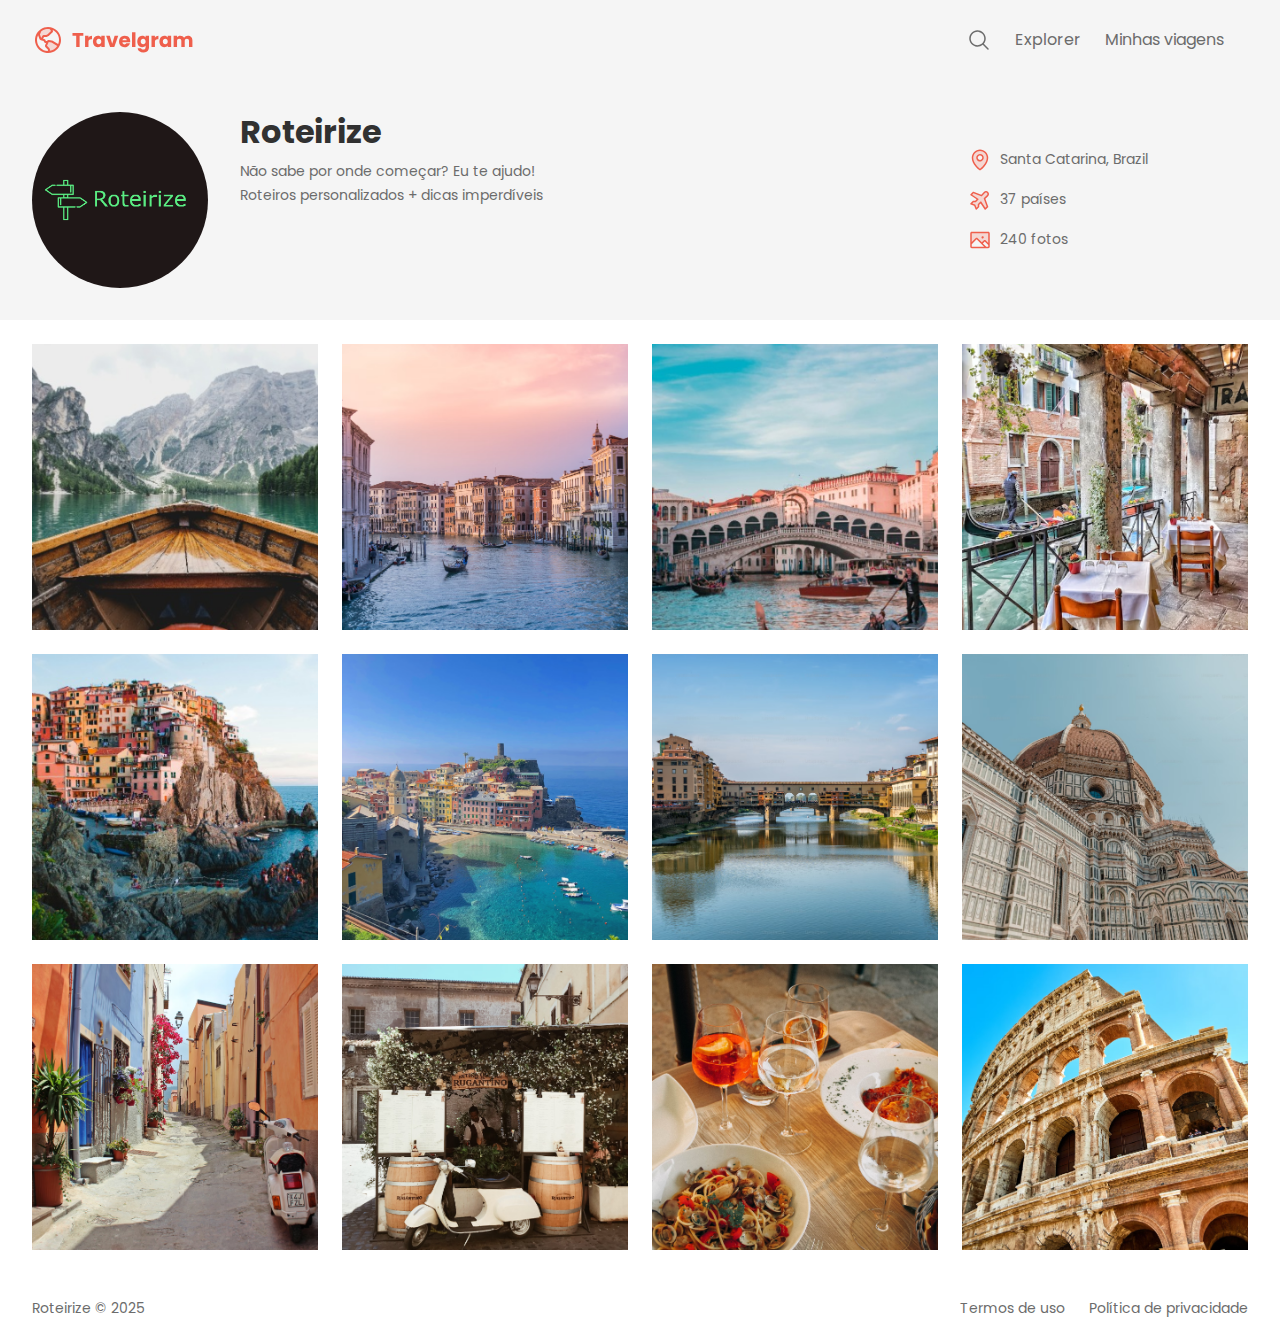
<file: index.html>
<!DOCTYPE html>
<html lang="pt-br">
    <head>
        <link rel="preconnect" href="https://fonts.googleapis.com"/>
        <link rel="preconnect" href="https://fonts.gstatic.com" crossorigin/>
        <meta charset="UTF-8"/>
        <meta name="viewport" content="width=device-width, initial-scale=1.0" />
    <title>Travelgram | Perfil de viagens</title>
    <link rel="stylesheet" href="styles/index.css"/>
    <link 
    href="https://fonts.googleapis.com/css2?family=Poppins:wght@400;700&display=swap" rel="stylesheet"
    />
</head>
<body>
    <div class="bg-surface-color">
    <nav class="container">
        <a href="#" id="logo">
            <img src="assets/Logo.svg" alt="Logomarca" />
        </a>
        <ul id="primary-menu">
            <li>
                <a href="#">
                    <img src="assets/icons/MagnifyingGlass.svg" alt="Ícone de lupa" />
                </a>
            </li>
        </li><a href="#">Explorer</a></li>
        </li><a href="#">Minhas viagens</a></li>
        <li>
          </li>
        </ul>
      </nav>
      <header>
        <div class="container">
        <div id="profile">
        <img src="assets/profile.png" alt="Logo Roteirize">
        <div>
            <h1>Roteirize</h1>
            <p>
                Não sabe por onde começar? Eu te ajudo!<br>
                Roteiros personalizados + dicas imperdíveis
            </p>
              </div>
          </div>
          <ul id="info">
            <li>
              <img src="assets/icons/MapPin.svg" alt="Icone de mapa" />
              <span>Santa Catarina, Brazil</span>
            </li>
            <li>
              <img src="assets/icons/AirplaneTilt.svg" alt="Icone de aviao" />
              <span>37 países</span>
            </li>
            <li>
              <img src="assets/icons/Image.svg" alt="Icone de imagem" />
              <span>240 fotos</span>
            </li>
          </ul>
        </div>
      </header>
    </div>

     <main class="container">
      <img src="assets/images/Image 01.png" alt="..." />
      <img src="assets/images/Image 02.png" alt="..." />
      <img src="assets/images/Image 03.png" alt="..." />
      <img src="assets/images/Image 04.png" alt="..." />
      <img src="assets/images/Image 05.png" alt="..." />
      <img src="assets/images/Image 06.png" alt="..." />
      <img src="assets/images/Image 07.png" alt="..." />
      <img src="assets/images/Image 08.png" alt="..." />
      <img src="assets/images/Image 09.png" alt="..." />
      <img src="assets/images/Image 10.png" alt="..." />
      <img src="assets/images/Image 11.png" alt="..." />
      <img src="assets/images/Image 12.png" alt="..." />
   </main>

   <footer class="container">
      <span>Roteirize &copy; 2025</span>

      <span>Termos de uso</span>
      <span>Política de privacidade</span>
    </footer>
  </body>
</html>
</file>
<file: styles/index.css>
@import url(global.css);
@import url(nav.css);
@import url(header.css);
@import url(main.css);
@import url(footer.css);
</file>
